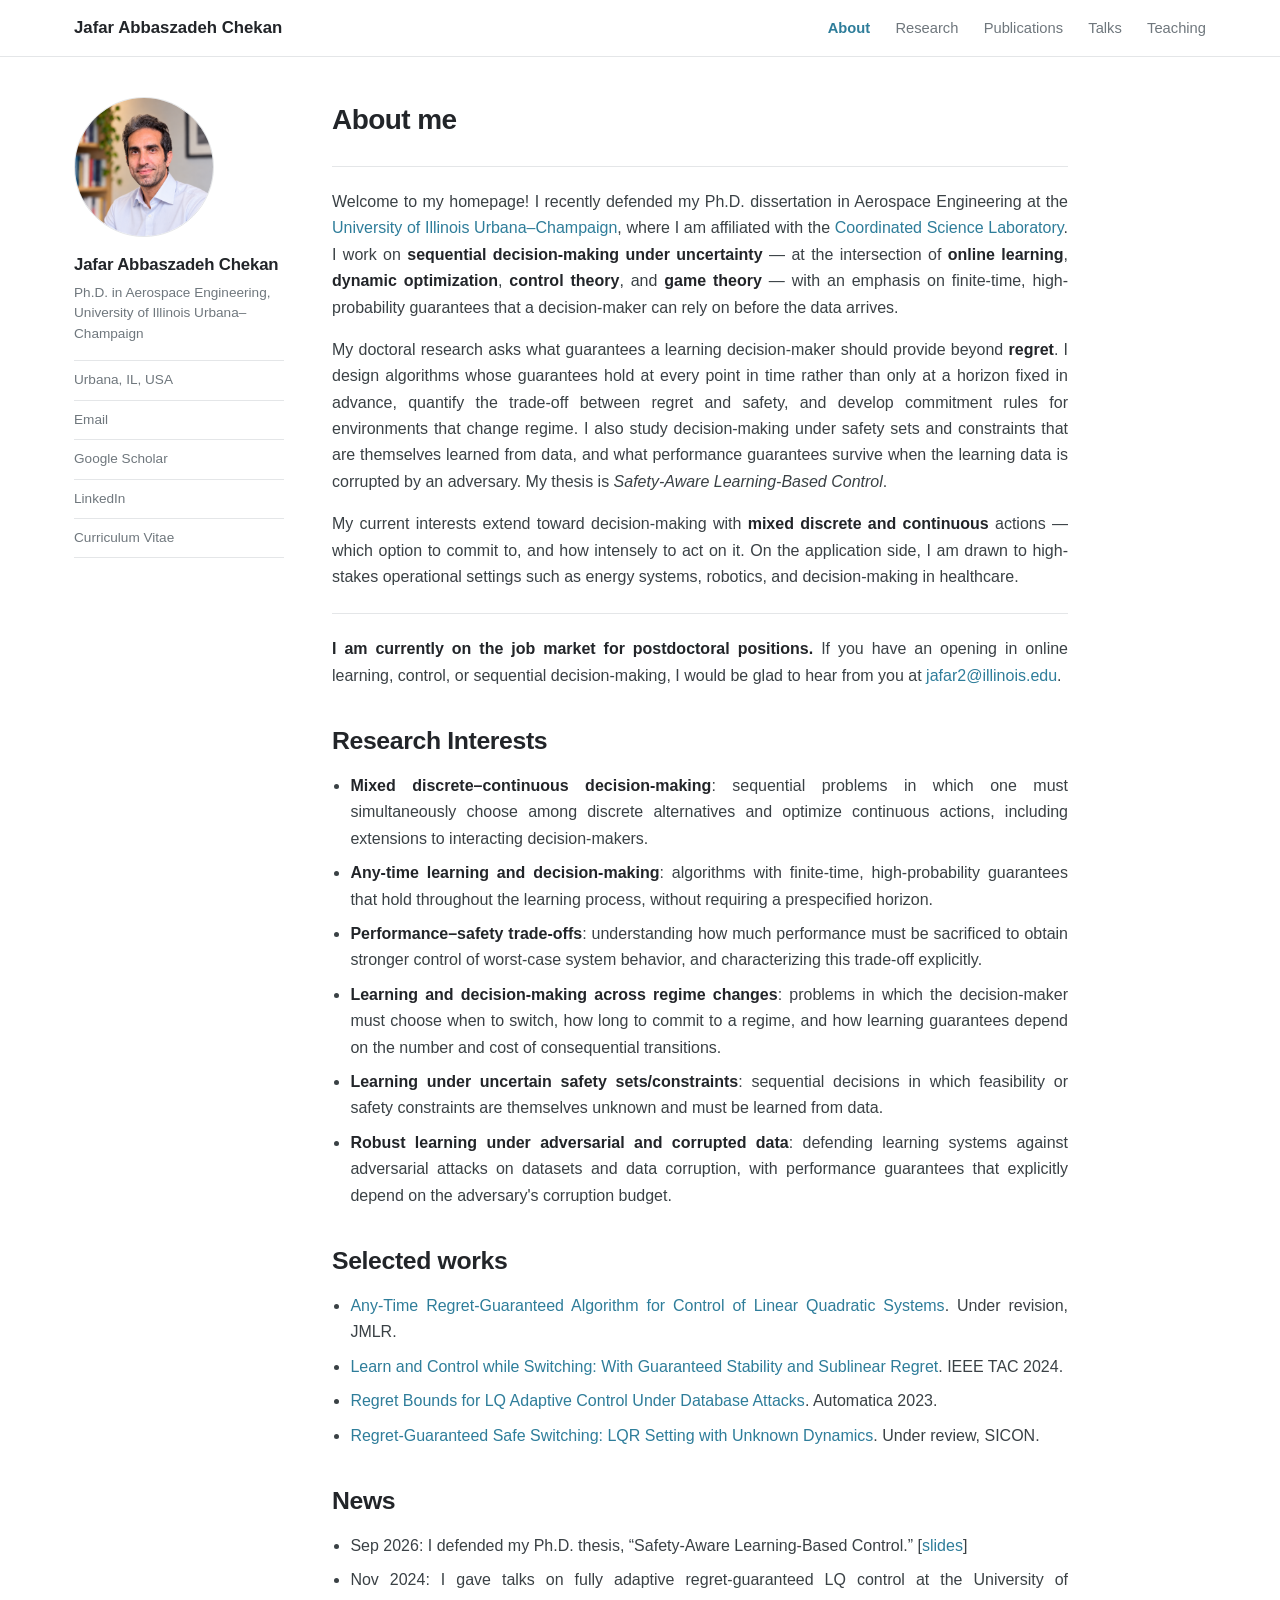
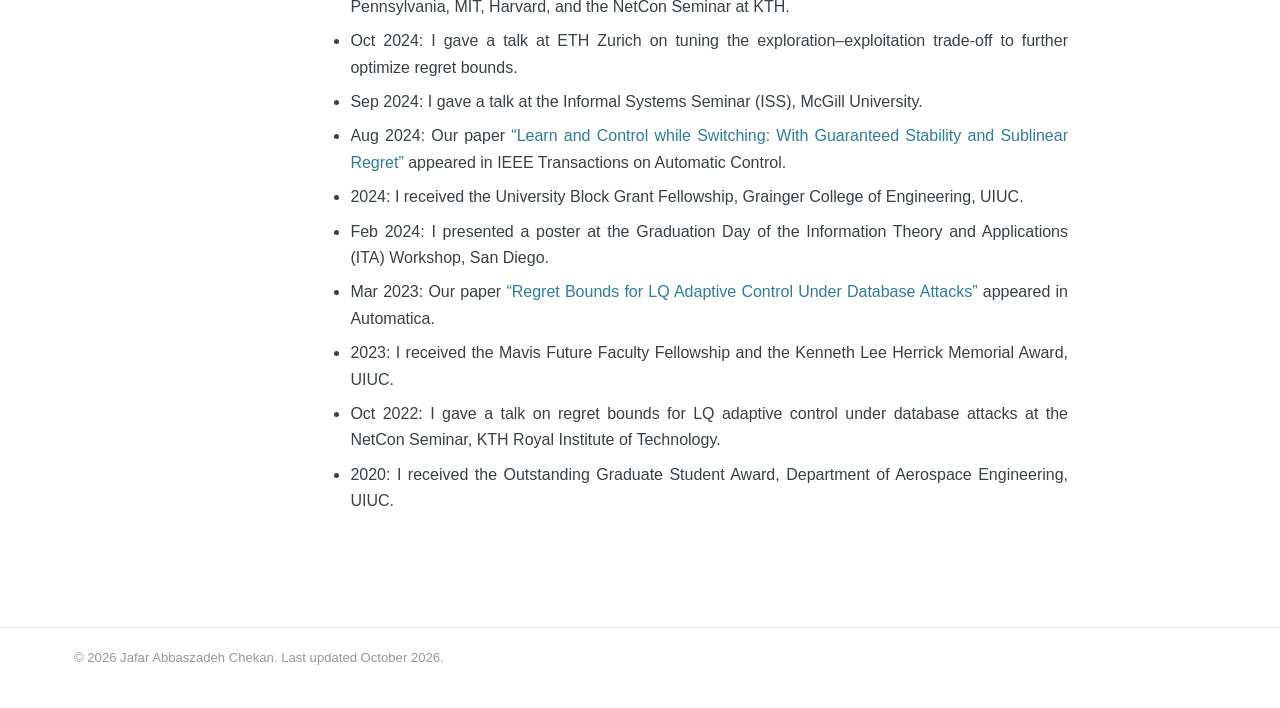
<file: index.html>
<!DOCTYPE html>
<html lang="en">
<head>
<meta charset="utf-8">
<meta name="viewport" content="width=device-width, initial-scale=1">
<title>About me - Jafar Abbaszadeh Chekan</title>
<meta name="description" content="Jafar Abbaszadeh Chekan - sequential decision-making under uncertainty: online learning, regret analysis, dynamic optimization and robustness, with finite-time performance guarantees.">
<link rel="stylesheet" href="assets/style.css">
<link rel="icon" href="data:image/svg+xml,<svg xmlns='http://www.w3.org/2000/svg' viewBox='0 0 100 100'><text y='.9em' font-size='90'>&#9211;</text></svg>">
</head>
<body>

<div class="masthead">
  <div class="masthead-inner">
    <a class="site-name" href="index.html">Jafar Abbaszadeh Chekan</a>
    <nav>
      <a href="index.html" class="active">About</a>
      <a href="research.html">Research</a>
      <a href="publications.html">Publications</a>
      <a href="talks.html">Talks</a>
      <a href="teaching.html">Teaching</a>
    </nav>
  </div>
</div>

<div class="page-wrap">

  <aside class="sidebar">
    <img class="avatar" src="assets/photo.png" onerror="this.style.display='none'" alt="Jafar Abbaszadeh Chekan">
    <h3>Jafar Abbaszadeh Chekan</h3>
    <p class="bio">Ph.D. in Aerospace Engineering, University of Illinois Urbana&ndash;Champaign</p>
    <ul>
      <li><span>Urbana, IL, USA</span></li>
      <li><a href="mailto:jafar2@illinois.edu">Email</a></li>
      <li><a href="https://scholar.google.com/citations?hl=en&amp;user=64oJ2a0AAAAJ&amp;view_op=list_works&amp;sortby=pubdate">Google Scholar</a></li>
      <li><a href="https://www.linkedin.com/in/jafar-abbaszadeh">LinkedIn</a></li>
      <li><a href="assets/cv.pdf">Curriculum Vitae</a></li>
    </ul>
  </aside>

  <article class="page">
    <h1>About me</h1>
    <hr>

    <p>
      Welcome to my homepage! I recently defended my Ph.D. dissertation in Aerospace
      Engineering at the
      <a href="https://illinois.edu">University of Illinois Urbana&ndash;Champaign</a>, where I
      am affiliated with the <a href="https://csl.illinois.edu/">Coordinated Science
      Laboratory</a>. I work on <b>sequential decision-making under uncertainty</b> &mdash; at
      the intersection of <b>online learning</b>, <b>dynamic optimization</b>, <b>control
      theory</b>, and <b>game theory</b> &mdash; with an emphasis on finite-time,
      high-probability guarantees that a decision-maker can rely on before the data arrives.
    </p>

    <p>
      My doctoral research asks what guarantees a learning decision-maker should provide
      beyond <b>regret</b>. I design algorithms whose guarantees hold at every point in time
      rather than only at a horizon fixed in advance, quantify the trade-off between regret
      and safety, and develop commitment rules for environments that change regime. I also
      study decision-making under safety sets and constraints that are themselves learned
      from data, and what performance guarantees survive when the learning data is corrupted
      by an adversary. My thesis is <i>Safety-Aware Learning-Based Control</i>.
    </p>

    <p>
      My current interests extend toward decision-making with <b>mixed discrete and
      continuous</b> actions &mdash; which option to commit to, and how intensely to act on it.
      On the application side, I am drawn to high-stakes operational settings such as energy
      systems, robotics, and decision-making in healthcare.
    </p>

    <hr>

    <p><b>I am currently on the job market for postdoctoral positions.</b>
       If you have an opening in online learning, control, or sequential decision-making,
       I would be glad to hear from you at
       <a href="mailto:jafar2@illinois.edu">jafar2@illinois.edu</a>.</p>

    <h2>Research Interests</h2>
    <ul>
      <li><b>Mixed discrete&ndash;continuous decision-making</b>: sequential problems in which
          one must simultaneously choose among discrete alternatives and optimize continuous
          actions, including extensions to interacting decision-makers.</li>
      <li><b>Any-time learning and decision-making</b>: algorithms with finite-time,
          high-probability guarantees that hold throughout the learning process, without
          requiring a prespecified horizon.</li>
      <li><b>Performance&ndash;safety trade-offs</b>: understanding how much performance must be
          sacrificed to obtain stronger control of worst-case system behavior, and
          characterizing this trade-off explicitly.</li>
      <li><b>Learning and decision-making across regime changes</b>: problems in which the
          decision-maker must choose when to switch, how long to commit to a regime, and how
          learning guarantees depend on the number and cost of consequential transitions.</li>
      <li><b>Learning under uncertain safety sets/constraints</b>: sequential decisions in which
          feasibility or safety constraints are themselves unknown and must be learned from
          data.</li>
      <li><b>Robust learning under adversarial and corrupted data</b>: defending learning
          systems against adversarial attacks on datasets and data corruption, with
          performance guarantees that explicitly depend on the adversary's corruption
          budget.</li>
    </ul>

    <h2>Selected works</h2>
    <ul>
      <li><a href="https://arxiv.org/abs/2406.07746">Any-Time Regret-Guaranteed Algorithm for
          Control of Linear Quadratic Systems</a>. Under revision, JMLR.</li>
      <li><a href="https://doi.org/10.1109/TAC.2024.3440348">Learn and Control while Switching:
          With Guaranteed Stability and Sublinear Regret</a>. IEEE TAC 2024.</li>
      <li><a href="https://doi.org/10.1016/j.automatica.2023.110876">Regret Bounds for LQ Adaptive
          Control Under Database Attacks</a>. Automatica 2023.</li>
      <li><a href="https://arxiv.org/abs/2606.22223">Regret-Guaranteed Safe Switching: LQR
          Setting with Unknown Dynamics</a>. Under review, SICON.</li>
    </ul>

    <h2>News</h2>
    <ul>
      <li>Sep 2026: I defended my Ph.D. thesis, &ldquo;Safety-Aware Learning-Based Control.&rdquo;
          [<a href="assets/defense-slides.pdf">slides</a>]</li>
      <li>Nov 2024: I gave talks on fully adaptive regret-guaranteed LQ control at the University
          of Pennsylvania, MIT, Harvard, and the NetCon Seminar at KTH.</li>
      <li>Oct 2024: I gave a talk at ETH Zurich on tuning the exploration&ndash;exploitation
          trade-off to further optimize regret bounds.</li>
      <li>Sep 2024: I gave a talk at the Informal Systems Seminar (ISS), McGill University.</li>
      <li>Aug 2024: Our paper
          <a href="https://doi.org/10.1109/TAC.2024.3440348">&ldquo;Learn and Control while
          Switching: With Guaranteed Stability and Sublinear Regret&rdquo;</a> appeared in
          IEEE Transactions on Automatic Control.</li>
      <li>2024: I received the University Block Grant Fellowship, Grainger College of Engineering,
          UIUC.</li>
      <li>Feb 2024: I presented a poster at the Graduation Day of the Information Theory and
          Applications (ITA) Workshop, San Diego.</li>
      <li>Mar 2023: Our paper
          <a href="https://doi.org/10.1016/j.automatica.2023.110876">&ldquo;Regret Bounds for LQ
          Adaptive Control Under Database Attacks&rdquo;</a> appeared in Automatica.</li>
      <li>2023: I received the Mavis Future Faculty Fellowship and the Kenneth Lee Herrick
          Memorial Award, UIUC.</li>
      <li>Oct 2022: I gave a talk on regret bounds for LQ adaptive control under database
          attacks at the NetCon Seminar, KTH Royal Institute of Technology.</li>
      <li>2020: I received the Outstanding Graduate Student Award, Department of Aerospace
          Engineering, UIUC.</li>
    </ul>
  </article>

</div>

<div class="site-footer">
  <div>&copy; 2026 Jafar Abbaszadeh Chekan. Last updated October 2026.</div>
</div>

</body>
</html>
</file>
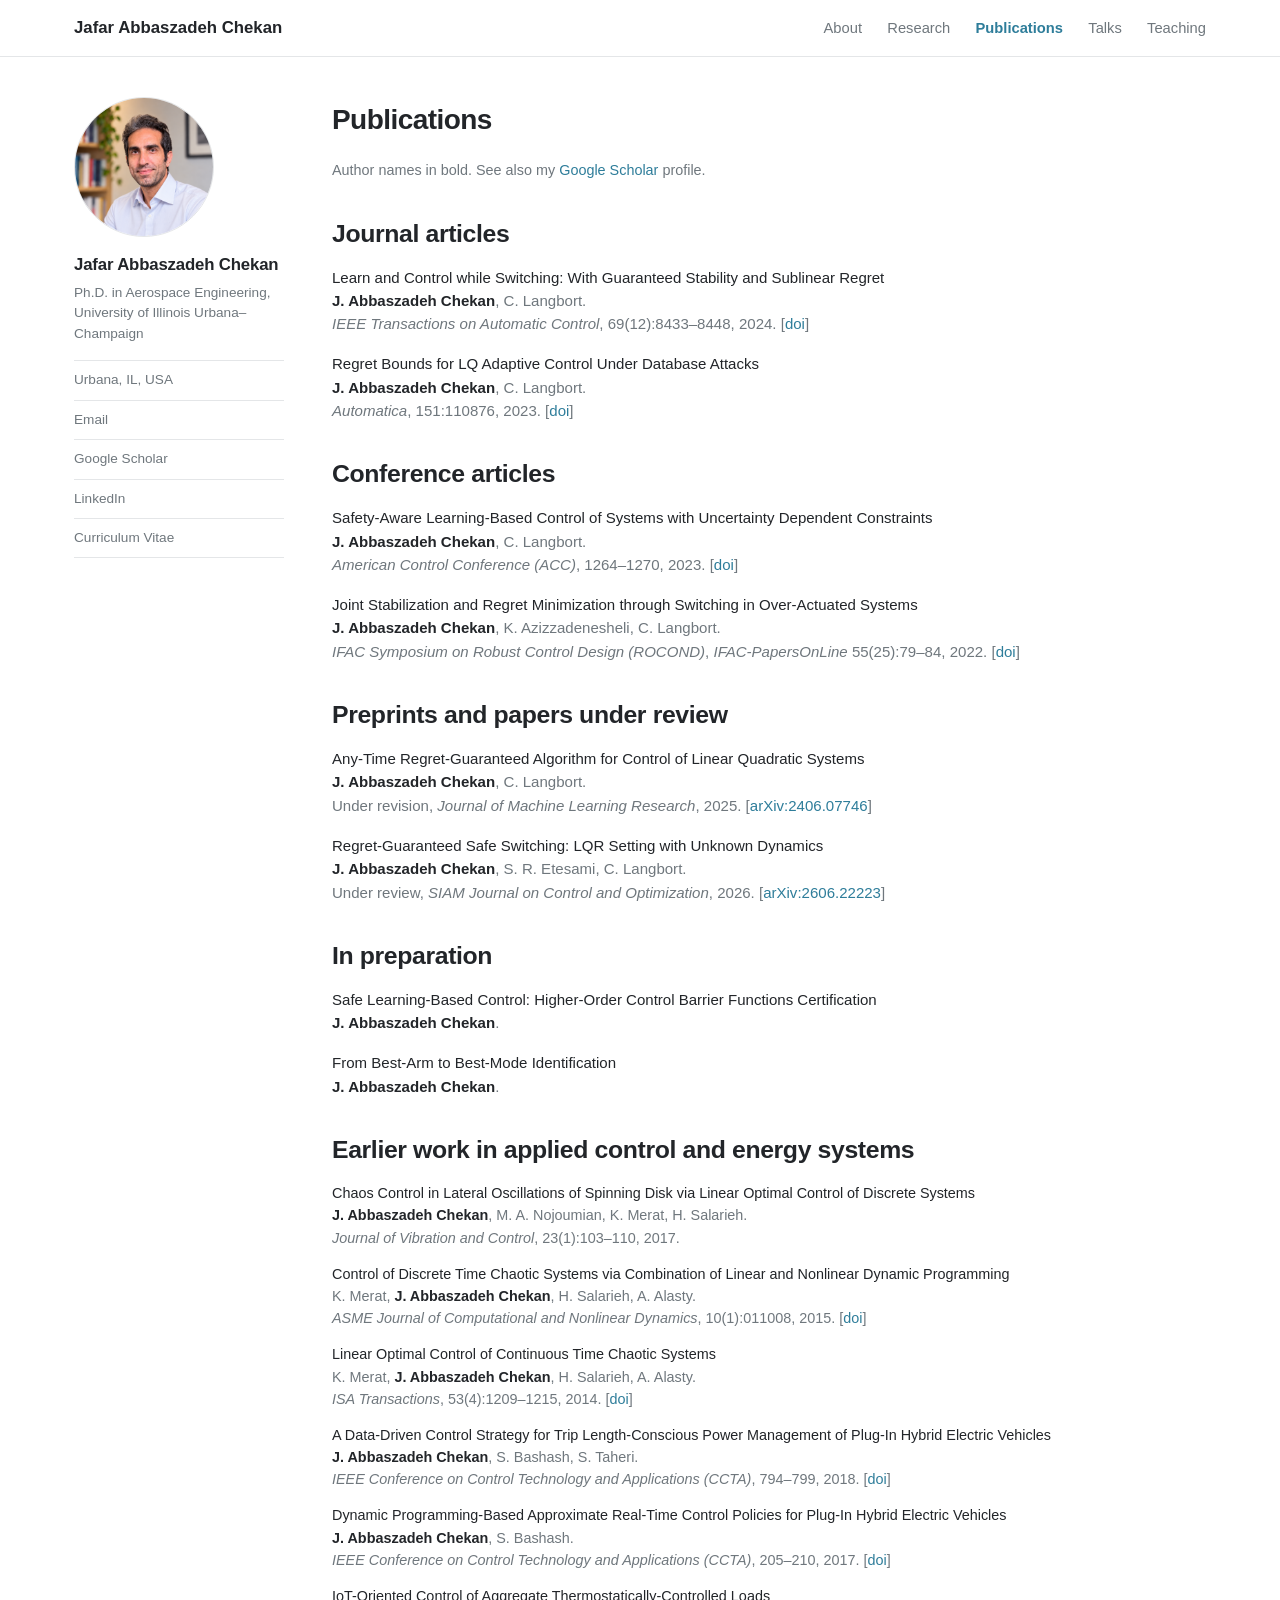
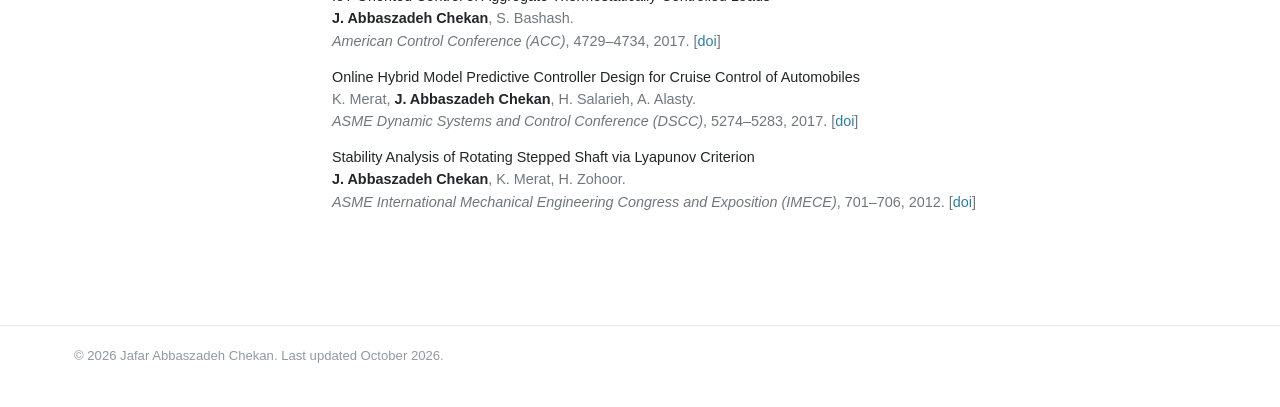
<file: publications.html>
<!DOCTYPE html>
<html lang="en">
<head>
<meta charset="utf-8">
<meta name="viewport" content="width=device-width, initial-scale=1">
<title>Publications - Jafar Abbaszadeh Chekan</title>
<meta name="description" content="Jafar Abbaszadeh Chekan - sequential decision-making under uncertainty: online learning, regret analysis, dynamic optimization and robustness, with finite-time performance guarantees.">
<link rel="stylesheet" href="assets/style.css">
<link rel="icon" href="data:image/svg+xml,<svg xmlns='http://www.w3.org/2000/svg' viewBox='0 0 100 100'><text y='.9em' font-size='90'>&#9211;</text></svg>">
</head>
<body>

<div class="masthead">
  <div class="masthead-inner">
    <a class="site-name" href="index.html">Jafar Abbaszadeh Chekan</a>
    <nav>
      <a href="index.html">About</a>
      <a href="research.html">Research</a>
      <a href="publications.html" class="active">Publications</a>
      <a href="talks.html">Talks</a>
      <a href="teaching.html">Teaching</a>
    </nav>
  </div>
</div>

<div class="page-wrap">

  <aside class="sidebar">
    <img class="avatar" src="assets/photo.png" onerror="this.style.display='none'" alt="Jafar Abbaszadeh Chekan">
    <h3>Jafar Abbaszadeh Chekan</h3>
    <p class="bio">Ph.D. in Aerospace Engineering, University of Illinois Urbana&ndash;Champaign</p>
    <ul>
      <li><span>Urbana, IL, USA</span></li>
      <li><a href="mailto:jafar2@illinois.edu">Email</a></li>
      <li><a href="https://scholar.google.com/citations?hl=en&amp;user=64oJ2a0AAAAJ&amp;view_op=list_works&amp;sortby=pubdate">Google Scholar</a></li>
      <li><a href="https://www.linkedin.com/in/jafar-abbaszadeh">LinkedIn</a></li>
      <li><a href="assets/cv.pdf">Curriculum Vitae</a></li>
    </ul>
  </aside>

  <article class="page">
    <h1>Publications</h1>

    <p class="note">
      Author names in bold.
      See also my <a href="https://scholar.google.com/citations?hl=en&amp;user=64oJ2a0AAAAJ&amp;view_op=list_works&amp;sortby=pubdate">Google Scholar</a> profile.
    </p>

    <h2>Journal articles</h2>
    <ul class="pubs">
      <li>
        <span class="t">Learn and Control while Switching: With Guaranteed Stability and Sublinear Regret</span>
        <b>J. Abbaszadeh Chekan</b>, C. Langbort.<br>
        <i>IEEE Transactions on Automatic Control</i>, 69(12):8433&ndash;8448, 2024.
        [<a href="https://doi.org/10.1109/TAC.2024.3440348">doi</a>]
      </li>
      <li>
        <span class="t">Regret Bounds for LQ Adaptive Control Under Database Attacks</span>
        <b>J. Abbaszadeh Chekan</b>, C. Langbort.<br>
        <i>Automatica</i>, 151:110876, 2023.
        [<a href="https://doi.org/10.1016/j.automatica.2023.110876">doi</a>]
      </li>
    </ul>

    <h2>Conference articles</h2>
    <ul class="pubs">
      <li>
        <span class="t">Safety-Aware Learning-Based Control of Systems with Uncertainty Dependent Constraints</span>
        <b>J. Abbaszadeh Chekan</b>, C. Langbort.<br>
        <i>American Control Conference (ACC)</i>, 1264&ndash;1270, 2023.
        [<a href="https://doi.org/10.23919/ACC55779.2023.10156490">doi</a>]
      </li>
      <li>
        <span class="t">Joint Stabilization and Regret Minimization through Switching in Over-Actuated Systems</span>
        <b>J. Abbaszadeh Chekan</b>, K. Azizzadenesheli, C. Langbort.<br>
        <i>IFAC Symposium on Robust Control Design (ROCOND)</i>, <i>IFAC-PapersOnLine</i>
        55(25):79&ndash;84, 2022.
        [<a href="https://doi.org/10.1016/j.ifacol.2022.09.327">doi</a>]
      </li>
    </ul>

    <h2>Preprints and papers under review</h2>
    <ul class="pubs">
      <li>
        <span class="t">Any-Time Regret-Guaranteed Algorithm for Control of Linear Quadratic Systems</span>
        <b>J. Abbaszadeh Chekan</b>, C. Langbort.<br>
        Under revision, <i>Journal of Machine Learning Research</i>, 2025.
        [<a href="https://arxiv.org/abs/2406.07746">arXiv:2406.07746</a>]
      </li>
      <li>
        <span class="t">Regret-Guaranteed Safe Switching: LQR Setting with Unknown Dynamics</span>
        <b>J. Abbaszadeh Chekan</b>, S. R. Etesami, C. Langbort.<br>
        Under review, <i>SIAM Journal on Control and Optimization</i>, 2026.
        [<a href="https://arxiv.org/abs/2606.22223">arXiv:2606.22223</a>]
      </li>
    </ul>

    <h2>In preparation</h2>
    <ul class="pubs">
      <li>
        <span class="t">Safe Learning-Based Control: Higher-Order Control Barrier Functions Certification</span>
        <b>J. Abbaszadeh Chekan</b>.
      </li>
      <li>
        <span class="t">From Best-Arm to Best-Mode Identification</span>
        <b>J. Abbaszadeh Chekan</b>.
      </li>
    </ul>

    <h2>Earlier work in applied control and energy systems</h2>
    <ul class="pubs compact">
      <li>
        <span class="t">Chaos Control in Lateral Oscillations of Spinning Disk via Linear Optimal Control of Discrete Systems</span>
        <b>J. Abbaszadeh Chekan</b>, M. A. Nojoumian, K. Merat, H. Salarieh.<br>
        <i>Journal of Vibration and Control</i>, 23(1):103&ndash;110, 2017.
      </li>
      <li>
        <span class="t">Control of Discrete Time Chaotic Systems via Combination of Linear and Nonlinear Dynamic Programming</span>
        K. Merat, <b>J. Abbaszadeh Chekan</b>, H. Salarieh, A. Alasty.<br>
        <i>ASME Journal of Computational and Nonlinear Dynamics</i>, 10(1):011008, 2015.
        [<a href="https://doi.org/10.1115/1.4027716">doi</a>]
      </li>
      <li>
        <span class="t">Linear Optimal Control of Continuous Time Chaotic Systems</span>
        K. Merat, <b>J. Abbaszadeh Chekan</b>, H. Salarieh, A. Alasty.<br>
        <i>ISA Transactions</i>, 53(4):1209&ndash;1215, 2014.
        [<a href="https://doi.org/10.1016/j.isatra.2014.01.003">doi</a>]
      </li>
      <li>
        <span class="t">A Data-Driven Control Strategy for Trip Length-Conscious Power Management of Plug-In Hybrid Electric Vehicles</span>
        <b>J. Abbaszadeh Chekan</b>, S. Bashash, S. Taheri.<br>
        <i>IEEE Conference on Control Technology and Applications (CCTA)</i>, 794&ndash;799, 2018.
        [<a href="https://doi.org/10.1109/CCTA.2018.8511466">doi</a>]
      </li>
      <li>
        <span class="t">Dynamic Programming-Based Approximate Real-Time Control Policies for Plug-In Hybrid Electric Vehicles</span>
        <b>J. Abbaszadeh Chekan</b>, S. Bashash.<br>
        <i>IEEE Conference on Control Technology and Applications (CCTA)</i>, 205&ndash;210, 2017.
        [<a href="https://doi.org/10.1109/CCTA.2017.8062464">doi</a>]
      </li>
      <li>
        <span class="t">IoT-Oriented Control of Aggregate Thermostatically-Controlled Loads</span>
        <b>J. Abbaszadeh Chekan</b>, S. Bashash.<br>
        <i>American Control Conference (ACC)</i>, 4729&ndash;4734, 2017.
        [<a href="https://doi.org/10.23919/ACC.2017.7963686">doi</a>]
      </li>
      <li>
        <span class="t">Online Hybrid Model Predictive Controller Design for Cruise Control of Automobiles</span>
        K. Merat, <b>J. Abbaszadeh Chekan</b>, H. Salarieh, A. Alasty.<br>
        <i>ASME Dynamic Systems and Control Conference (DSCC)</i>, 5274&ndash;5283, 2017.
        [<a href="https://doi.org/10.1115/DSCC2017-5274">doi</a>]
      </li>
      <li>
        <span class="t">Stability Analysis of Rotating Stepped Shaft via Lyapunov Criterion</span>
        <b>J. Abbaszadeh Chekan</b>, K. Merat, H. Zohoor.<br>
        <i>ASME International Mechanical Engineering Congress and Exposition (IMECE)</i>, 701&ndash;706, 2012.
        [<a href="https://doi.org/10.1115/IMECE2012-89565">doi</a>]
      </li>
    </ul>

  </article>

</div>

<div class="site-footer">
  <div>&copy; 2026 Jafar Abbaszadeh Chekan. Last updated October 2026.</div>
</div>

</body>
</html>
</file>
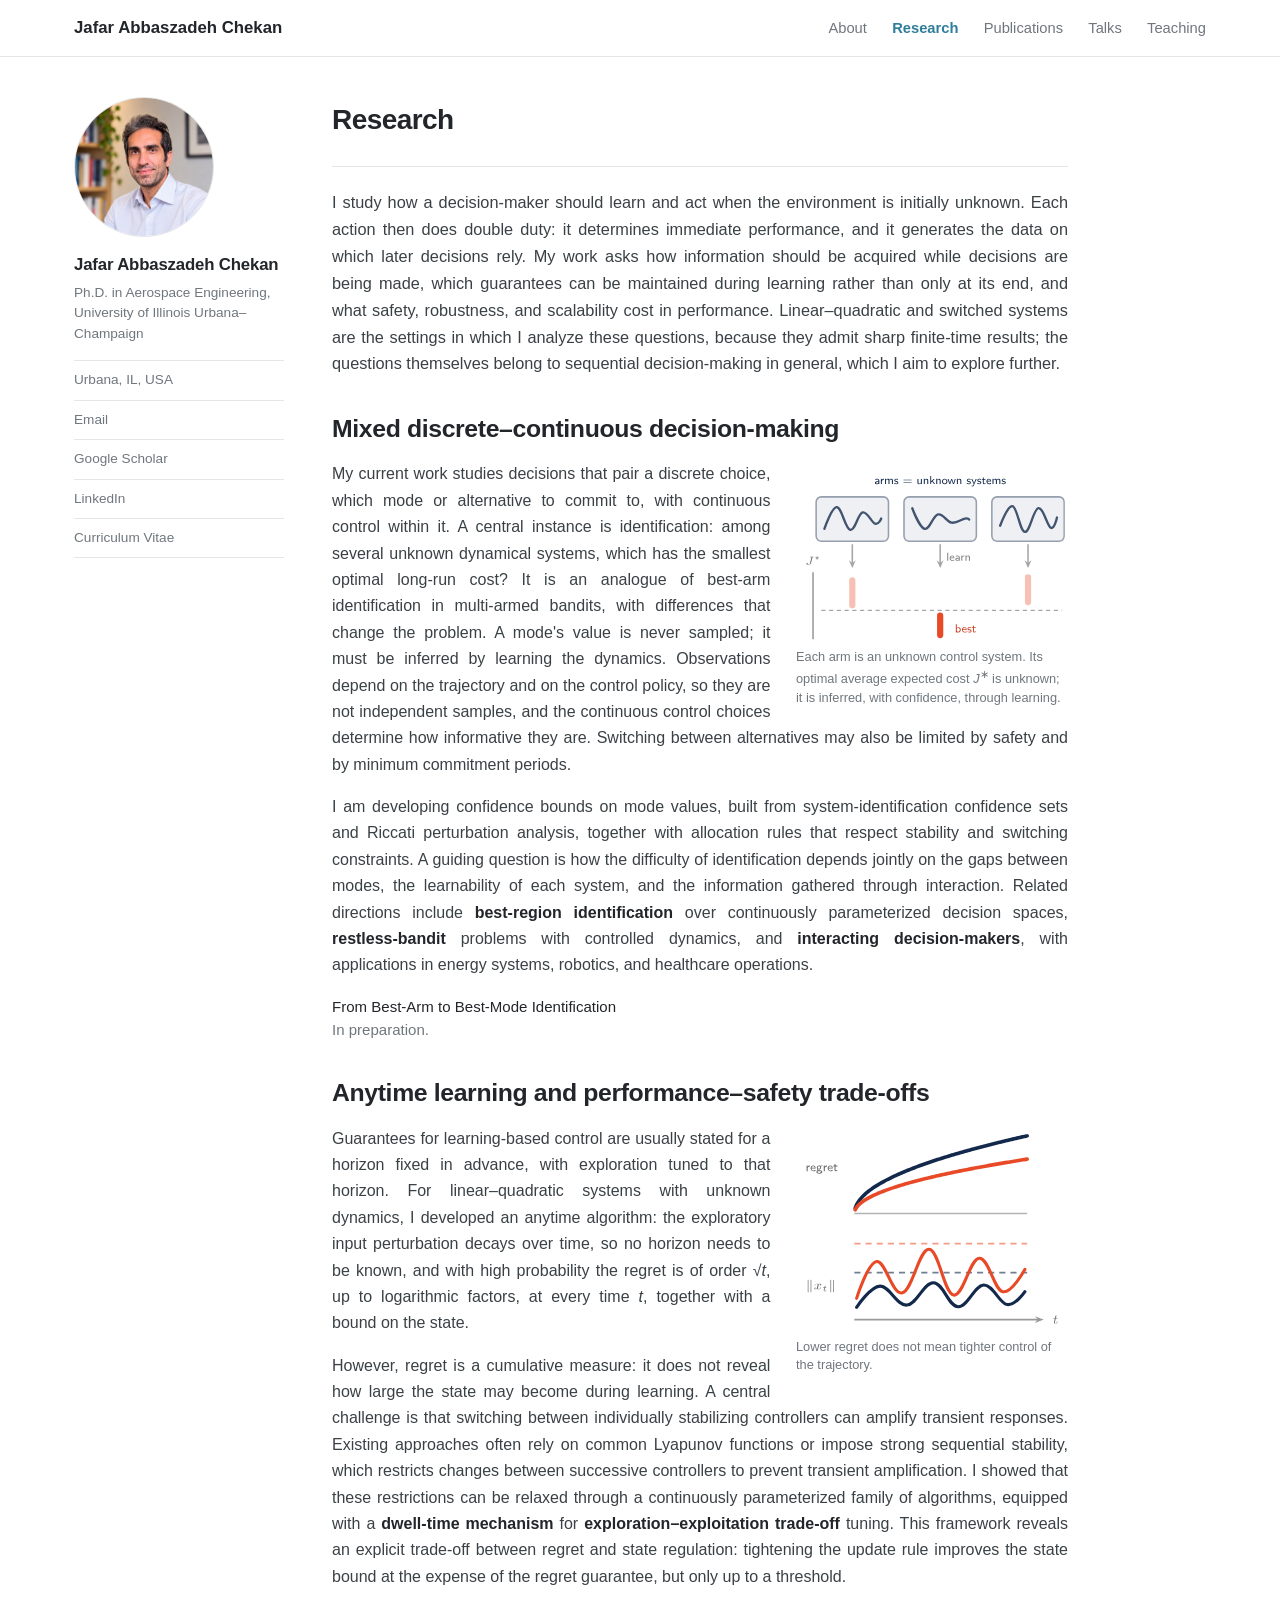
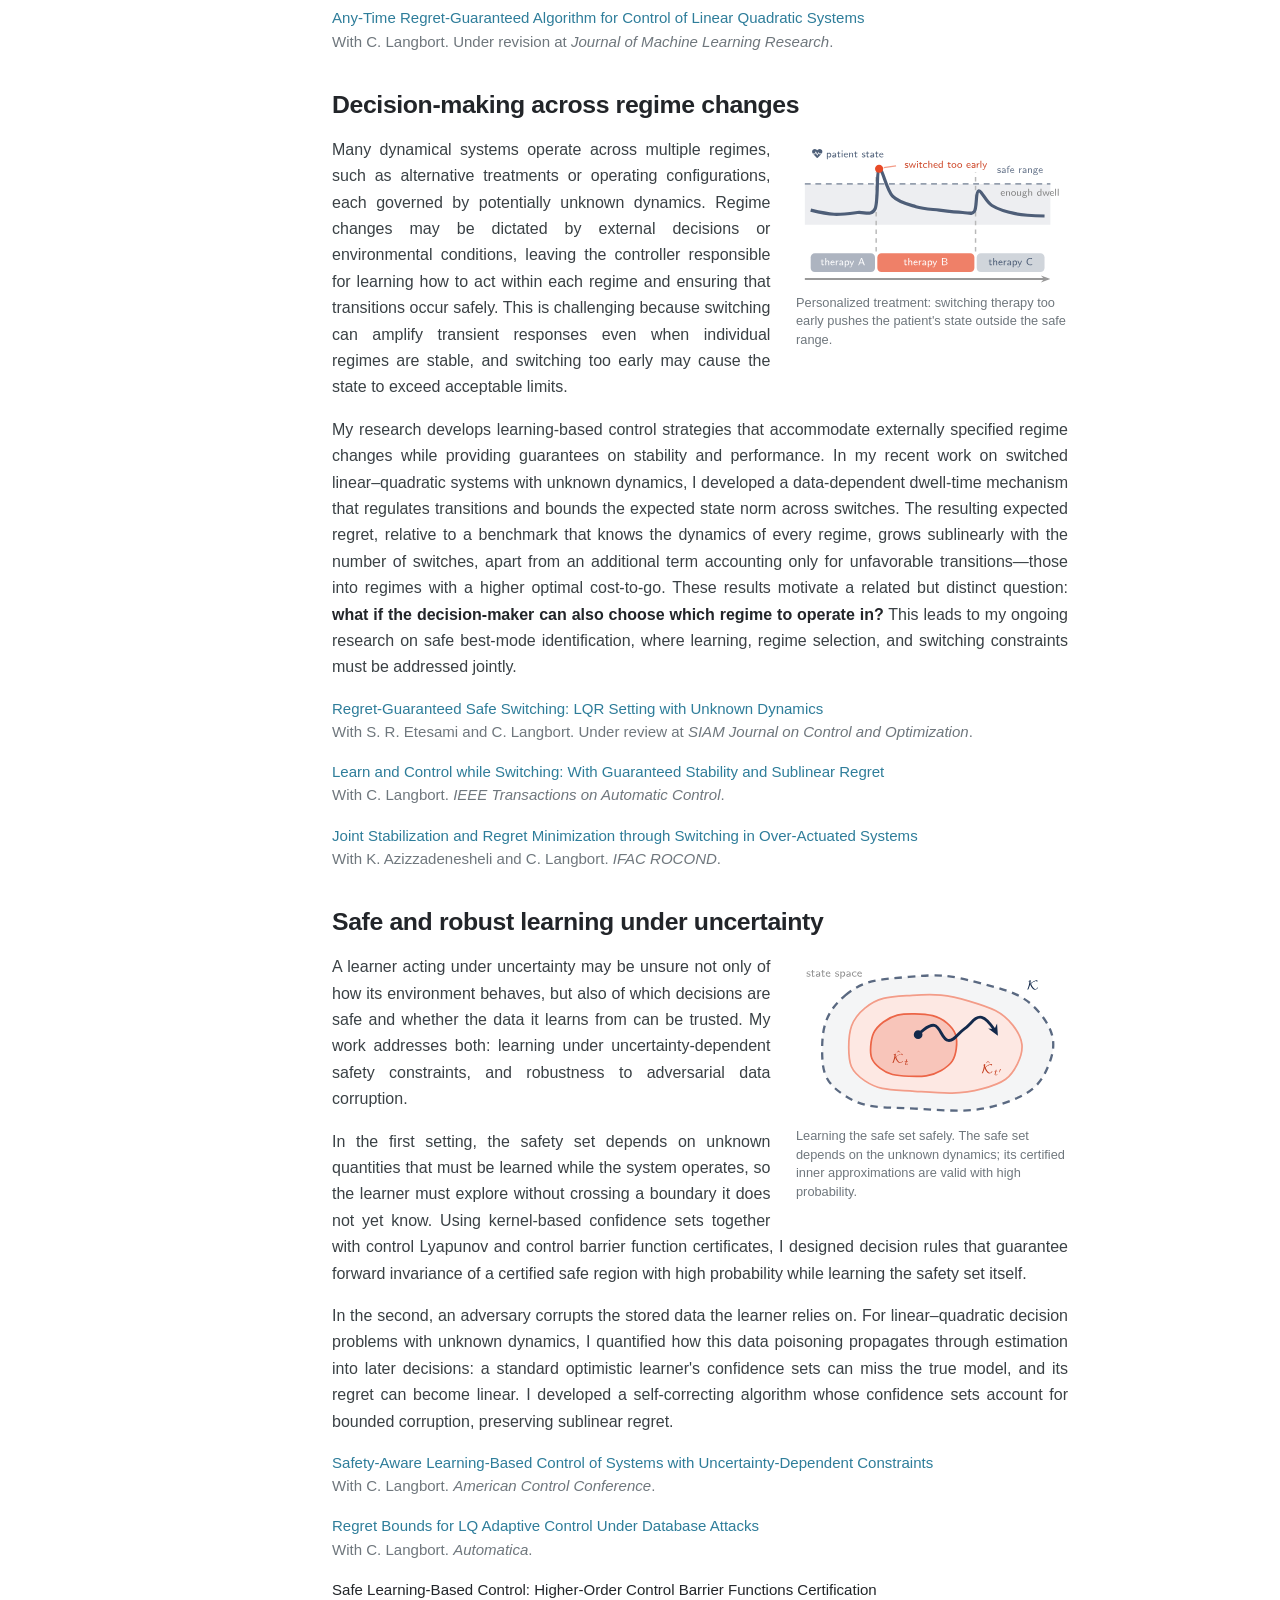
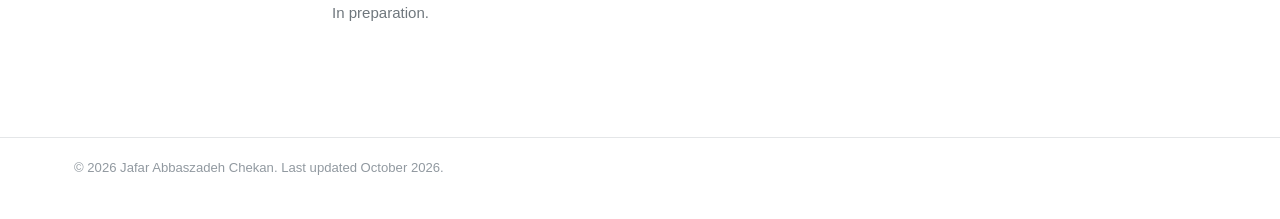
<file: research.html>
<!DOCTYPE html>
<html lang="en">
<head>
<meta charset="utf-8">
<meta name="viewport" content="width=device-width, initial-scale=1">
<title>Research - Jafar Abbaszadeh Chekan</title>
<meta name="description" content="Jafar Abbaszadeh Chekan - sequential decision-making under uncertainty: online learning, bandit theory, reinforcement learning, optimization and control, with finite-time guarantees.">
<link rel="stylesheet" href="assets/style.css">
<link rel="icon" href="data:image/svg+xml,<svg xmlns='http://www.w3.org/2000/svg' viewBox='0 0 100 100'><text y='.9em' font-size='90'>&#9211;</text></svg>">
</head>
<body>

<div class="masthead">
  <div class="masthead-inner">
    <a class="site-name" href="index.html">Jafar Abbaszadeh Chekan</a>
    <nav>
      <a href="index.html">About</a>
      <a href="research.html" class="active">Research</a>
      <a href="publications.html">Publications</a>
      <a href="talks.html">Talks</a>
      <a href="teaching.html">Teaching</a>
    </nav>
  </div>
</div>

<div class="page-wrap">

  <aside class="sidebar">
    <img class="avatar" src="assets/photo.png" onerror="this.style.display='none'" alt="Jafar Abbaszadeh Chekan">
    <h3>Jafar Abbaszadeh Chekan</h3>
    <p class="bio">Ph.D. in Aerospace Engineering, University of Illinois Urbana&ndash;Champaign</p>
    <ul>
      <li><span>Urbana, IL, USA</span></li>
      <li><a href="mailto:jafar2@illinois.edu">Email</a></li>
      <li><a href="https://scholar.google.com/citations?hl=en&amp;user=64oJ2a0AAAAJ&amp;view_op=list_works&amp;sortby=pubdate">Google Scholar</a></li>
      <li><a href="https://www.linkedin.com/in/jafar-abbaszadeh">LinkedIn</a></li>
      <li><a href="assets/cv.pdf">Curriculum Vitae</a></li>
    </ul>
  </aside>

  <article class="page">
    <h1>Research</h1>
    <hr>

    <p class="lead">
      I study how a decision-maker should learn and act when the environment is initially
      unknown. Each action then does double duty: it determines immediate performance, and it
      generates the data on which later decisions rely. My work asks how information should
      be acquired while decisions are being made, which guarantees can be maintained during
      learning rather than only at its end, and what safety, robustness, and scalability cost
      in performance. Linear&ndash;quadratic and switched systems are the settings in which I
      analyze these questions, because they admit sharp finite-time results; the questions
      themselves belong to sequential decision-making in general, which I aim to explore
      further.
    </p>

    <h2>Mixed discrete&ndash;continuous decision-making</h2>
    <figure class="figure side">
      <img src="assets/fig-best-mode.svg" width="146" height="93"
           alt="Three arms, each an unknown system shown by a sketch of its trajectory. Arrows labelled 'learn' lead from each arm to a confidence interval on its optimal cost J*. The middle system, whose trajectory settles fastest, has the lowest interval, below a dashed line that the other two lie above, and is marked best.">
      <figcaption>Each arm is an unknown control system. Its optimal average expected cost
        <i>J</i><sup>&lowast;</sup> is unknown; it is inferred, with confidence, through
        learning.</figcaption>
    </figure>
    <p>
      My current work studies decisions that pair a discrete choice, which mode or alternative
      to commit to, with continuous control within it. A central instance is identification:
      among several unknown dynamical systems, which has the smallest optimal long-run cost? It
      is an analogue of best-arm identification in multi-armed bandits, with differences that
      change the problem. A mode's value is never sampled; it must be inferred by learning the
      dynamics. Observations depend on the trajectory and on the control policy, so they are not
      independent samples, and the continuous control choices determine how informative they
      are. Switching between alternatives may also be limited by safety and by minimum
      commitment periods.
    </p>
    <p>
      I am developing confidence bounds on mode values, built from system-identification
      confidence sets and Riccati perturbation analysis, together with allocation rules that
      respect stability and switching constraints. A guiding question is how the difficulty of
      identification depends jointly on the gaps between modes, the learnability of each
      system, and the information gathered through interaction. Related directions include
      <b>best-region identification</b> over continuously parameterized decision spaces,
      <b>restless-bandit</b> problems with controlled dynamics, and <b>interacting
      decision-makers</b>, with
      applications in energy systems, robotics, and healthcare operations.
    </p>
    <ul class="pubs">
      <li>
        <span class="t">From Best-Arm to Best-Mode Identification</span>
        In preparation.
      </li>
    </ul>

    <h2>Anytime learning and performance&ndash;safety trade-offs</h2>
    <figure class="figure side">
      <img src="assets/fig-anytime.svg" width="135" height="100"
           alt="Two runs, one color each. Top: both regret curves grow like the square root of t, with the navy curve above the orange one. Bottom: the orange run's state norm swings widely under a high dashed cap, while the navy run's state norm stays low under a lower cap. The time axis has no end marked.">
      <figcaption>Lower regret does not mean tighter control of the trajectory.</figcaption>
    </figure>
    <p>
      Guarantees for learning-based control are usually stated for a horizon fixed in
      advance, with exploration tuned to that horizon. For linear&ndash;quadratic systems with
      unknown dynamics, I developed an anytime algorithm: the exploratory input perturbation
      decays over time, so no horizon needs to be known, and with high probability the regret
      is of order &radic;<i>t</i>, up to logarithmic factors, at every time <i>t</i>, together
      with a bound on the state.
    </p>
    <p>
      However, regret is a cumulative measure: it does not reveal how large the state may
      become during learning. A central challenge is that switching between individually
      stabilizing controllers can amplify transient responses. Existing approaches often rely
      on common Lyapunov functions or impose strong sequential stability, which restricts
      changes between successive controllers to prevent transient amplification. I showed that
      these restrictions can be relaxed through a continuously parameterized family of
      algorithms, equipped with a <b>dwell-time mechanism</b> for
      <b>exploration&ndash;exploitation trade-off</b> tuning. This
      framework reveals an explicit trade-off between regret and state regulation: tightening
      the update rule improves the state bound at the expense of the regret guarantee, but only
      up to a threshold.
    </p>
    <ul class="pubs">
      <li>
        <span class="t"><a href="https://arxiv.org/abs/2406.07746">Any-Time Regret-Guaranteed
        Algorithm for Control of Linear Quadratic Systems</a></span>
        With C. Langbort. Under revision at <i>Journal of Machine Learning Research</i>.
      </li>
    </ul>

    <h2>Decision-making across regime changes</h2>
    <figure class="figure side">
      <img src="assets/fig-regime-treatment.svg" width="129" height="68"
           alt="A patient's state over time under therapies A, B and C. The switch from A to B comes too early and the state spikes above the safe range; the switch from B to C follows a long enough dwell and the state stays inside it.">
      <figcaption>Personalized treatment: switching therapy too early pushes the patient's
        state outside the safe range.</figcaption>
    </figure>
    <p>
      Many dynamical systems operate across multiple regimes, such as alternative treatments or
      operating configurations, each governed by potentially unknown dynamics. Regime changes
      may be dictated by external decisions or environmental conditions, leaving the
      controller responsible for learning how to act within each regime and ensuring that
      transitions occur safely. This is challenging because switching can amplify transient
      responses even when individual regimes are stable, and switching too early may cause the
      state to exceed acceptable limits.
    </p>
    <p>
      My research develops learning-based control strategies that accommodate externally
      specified regime changes while providing guarantees on stability and performance. In my
      recent work on switched linear&ndash;quadratic systems with unknown dynamics, I developed
      a data-dependent dwell-time mechanism that regulates transitions and bounds the expected
      state norm across switches. The resulting expected regret, relative to a benchmark that
      knows the dynamics of every regime, grows sublinearly with the number of switches, apart
      from an additional term accounting only for unfavorable transitions&mdash;those into
      regimes with a higher optimal cost-to-go. These results motivate a related but distinct
      question: <b>what if the decision-maker can also choose which regime to operate in?</b> This
      leads to my ongoing research on safe best-mode identification, where learning, regime
      selection, and switching constraints must be addressed jointly.
    </p>
    <ul class="pubs">
      <li>
        <span class="t"><a href="https://arxiv.org/abs/2606.22223">Regret-Guaranteed Safe
        Switching: LQR Setting with Unknown Dynamics</a></span>
        With S. R. Etesami and C. Langbort. Under review at <i>SIAM Journal on Control and
        Optimization</i>.
      </li>
      <li>
        <span class="t"><a href="https://doi.org/10.1109/TAC.2024.3440348">Learn and Control
        while Switching: With Guaranteed Stability and Sublinear Regret</a></span>
        With C. Langbort. <i>IEEE Transactions on Automatic Control</i>.
      </li>
      <li>
        <span class="t"><a href="https://doi.org/10.1016/j.ifacol.2022.09.327">Joint
        Stabilization and Regret Minimization through Switching in Over-Actuated
        Systems</a></span>
        With K. Azizzadenesheli and C. Langbort. <i>IFAC ROCOND</i>.
      </li>
    </ul>

    <h2>Safe and robust learning under uncertainty</h2>
    <figure class="figure side">
      <img src="assets/fig-safe-set.svg" width="130" height="77"
           alt="State space. A dashed region K, the unknown safe set, contains two nested shaded regions, the certified sets K-hat at times t and t-prime, the later one larger. A trajectory starts in the smaller certified set and moves into the larger one without leaving it.">
      <figcaption>Learning the safe set safely. The safe set depends on the unknown
        dynamics; its certified inner approximations are valid with high
        probability.</figcaption>
    </figure>
    <p>
      A learner acting under uncertainty may be unsure not only of how its environment
      behaves, but also of which decisions are safe and whether the data it learns from can be
      trusted. My work addresses both: learning under uncertainty-dependent safety
      constraints, and robustness to adversarial data corruption.
    </p>
    <p>
      In the first setting, the safety set depends on unknown quantities that must
      be learned while the system operates, so the learner must explore without crossing a
      boundary it does not yet know. Using kernel-based confidence sets together with control
      Lyapunov and control barrier function certificates, I designed decision rules that
      guarantee forward invariance of a certified safe region with high probability while
      learning the safety set itself.
    </p>
    <p>
      In the second, an adversary corrupts the stored data the learner relies on. For
      linear&ndash;quadratic decision problems with unknown dynamics, I quantified how this
      data poisoning propagates through estimation into later decisions: a standard optimistic
      learner's confidence sets can miss the true model, and its regret can become linear. I
      developed a self-correcting algorithm whose confidence sets account for bounded
      corruption, preserving sublinear regret.
    </p>
    <ul class="pubs">
      <li>
        <span class="t"><a href="https://doi.org/10.23919/ACC55779.2023.10156490">Safety-Aware
        Learning-Based Control of Systems with Uncertainty-Dependent Constraints</a></span>
        With C. Langbort. <i>American Control Conference</i>.
      </li>
      <li>
        <span class="t"><a href="https://doi.org/10.1016/j.automatica.2023.110876">Regret Bounds
        for LQ Adaptive Control Under Database Attacks</a></span>
        With C. Langbort. <i>Automatica</i>.
      </li>
      <li>
        <span class="t">Safe Learning-Based Control: Higher-Order Control Barrier Functions
        Certification</span>
        In preparation.
      </li>
    </ul>

  </article>

</div>

<div class="site-footer">
  <div>&copy; 2026 Jafar Abbaszadeh Chekan. Last updated October 2026.</div>
</div>

</body>
</html>
</file>
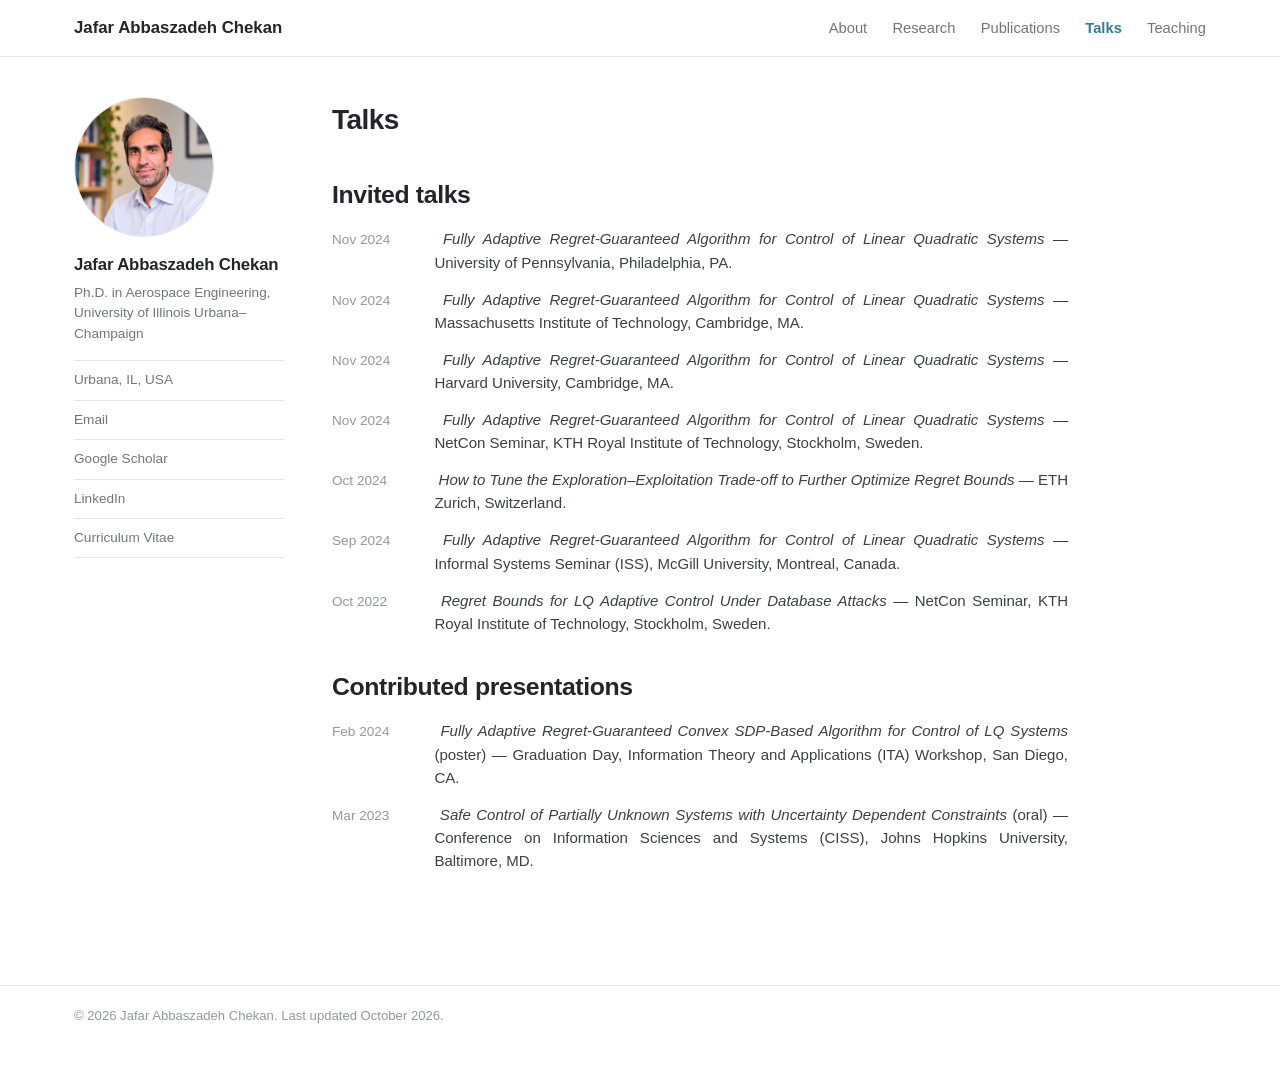
<file: talks.html>
<!DOCTYPE html>
<html lang="en">
<head>
<meta charset="utf-8">
<meta name="viewport" content="width=device-width, initial-scale=1">
<title>Talks - Jafar Abbaszadeh Chekan</title>
<meta name="description" content="Jafar Abbaszadeh Chekan - sequential decision-making under uncertainty: online learning, regret analysis, dynamic optimization and robustness, with finite-time performance guarantees.">
<link rel="stylesheet" href="assets/style.css">
<link rel="icon" href="data:image/svg+xml,<svg xmlns='http://www.w3.org/2000/svg' viewBox='0 0 100 100'><text y='.9em' font-size='90'>&#9211;</text></svg>">
</head>
<body>

<div class="masthead">
  <div class="masthead-inner">
    <a class="site-name" href="index.html">Jafar Abbaszadeh Chekan</a>
    <nav>
      <a href="index.html">About</a>
      <a href="research.html">Research</a>
      <a href="publications.html">Publications</a>
      <a href="talks.html" class="active">Talks</a>
      <a href="teaching.html">Teaching</a>
    </nav>
  </div>
</div>

<div class="page-wrap">

  <aside class="sidebar">
    <img class="avatar" src="assets/photo.png" onerror="this.style.display='none'" alt="Jafar Abbaszadeh Chekan">
    <h3>Jafar Abbaszadeh Chekan</h3>
    <p class="bio">Ph.D. in Aerospace Engineering, University of Illinois Urbana&ndash;Champaign</p>
    <ul>
      <li><span>Urbana, IL, USA</span></li>
      <li><a href="mailto:jafar2@illinois.edu">Email</a></li>
      <li><a href="https://scholar.google.com/citations?hl=en&amp;user=64oJ2a0AAAAJ&amp;view_op=list_works&amp;sortby=pubdate">Google Scholar</a></li>
      <li><a href="https://www.linkedin.com/in/jafar-abbaszadeh">LinkedIn</a></li>
      <li><a href="assets/cv.pdf">Curriculum Vitae</a></li>
    </ul>
  </aside>

  <article class="page">
    <h1>Talks</h1>

    <h2>Invited talks</h2>
    <ul class="news">
      <li><span class="date">Nov 2024</span>
          <i>Fully Adaptive Regret-Guaranteed Algorithm for Control of Linear Quadratic Systems</i>
          &mdash; University of Pennsylvania, Philadelphia, PA.</li>
      <li><span class="date">Nov 2024</span>
          <i>Fully Adaptive Regret-Guaranteed Algorithm for Control of Linear Quadratic Systems</i>
          &mdash; Massachusetts Institute of Technology, Cambridge, MA.</li>
      <li><span class="date">Nov 2024</span>
          <i>Fully Adaptive Regret-Guaranteed Algorithm for Control of Linear Quadratic Systems</i>
          &mdash; Harvard University, Cambridge, MA.</li>
      <li><span class="date">Nov 2024</span>
          <i>Fully Adaptive Regret-Guaranteed Algorithm for Control of Linear Quadratic Systems</i>
          &mdash; NetCon Seminar, KTH Royal Institute of Technology, Stockholm, Sweden.</li>
      <li><span class="date">Oct 2024</span>
          <i>How to Tune the Exploration&ndash;Exploitation Trade-off to Further Optimize Regret Bounds</i>
          &mdash; ETH Zurich, Switzerland.</li>
      <li><span class="date">Sep 2024</span>
          <i>Fully Adaptive Regret-Guaranteed Algorithm for Control of Linear Quadratic Systems</i>
          &mdash; Informal Systems Seminar (ISS), McGill University, Montreal, Canada.</li>
      <li><span class="date">Oct 2022</span>
          <i>Regret Bounds for LQ Adaptive Control Under Database Attacks</i>
          &mdash; NetCon Seminar, KTH Royal Institute of Technology, Stockholm, Sweden.</li>
    </ul>

    <h2>Contributed presentations</h2>
    <ul class="news">
      <li><span class="date">Feb 2024</span>
          <i>Fully Adaptive Regret-Guaranteed Convex SDP-Based Algorithm for Control of LQ Systems</i>
          (poster) &mdash; Graduation Day, Information Theory and Applications (ITA) Workshop,
          San Diego, CA.</li>
      <li><span class="date">Mar 2023</span>
          <i>Safe Control of Partially Unknown Systems with Uncertainty Dependent Constraints</i>
          (oral) &mdash; Conference on Information Sciences and Systems (CISS),
          Johns Hopkins University, Baltimore, MD.</li>
    </ul>

  </article>

</div>

<div class="site-footer">
  <div>&copy; 2026 Jafar Abbaszadeh Chekan. Last updated October 2026.</div>
</div>

</body>
</html>
</file>
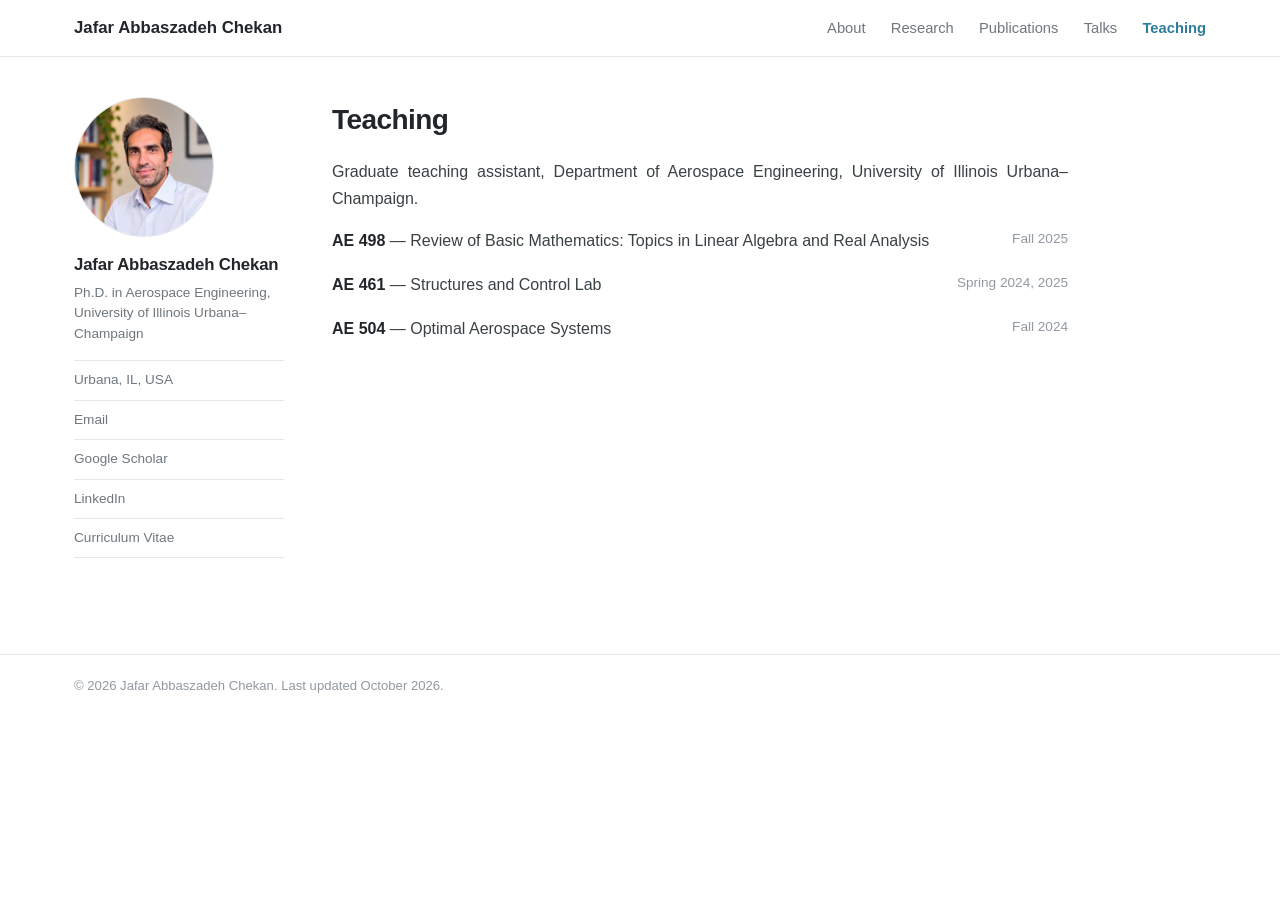
<file: teaching.html>
<!DOCTYPE html>
<html lang="en">
<head>
<meta charset="utf-8">
<meta name="viewport" content="width=device-width, initial-scale=1">
<title>Teaching - Jafar Abbaszadeh Chekan</title>
<meta name="description" content="Jafar Abbaszadeh Chekan - sequential decision-making under uncertainty: online learning, regret analysis, dynamic optimization and robustness, with finite-time performance guarantees.">
<link rel="stylesheet" href="assets/style.css">
<link rel="icon" href="data:image/svg+xml,<svg xmlns='http://www.w3.org/2000/svg' viewBox='0 0 100 100'><text y='.9em' font-size='90'>&#9211;</text></svg>">
</head>
<body>

<div class="masthead">
  <div class="masthead-inner">
    <a class="site-name" href="index.html">Jafar Abbaszadeh Chekan</a>
    <nav>
      <a href="index.html">About</a>
      <a href="research.html">Research</a>
      <a href="publications.html">Publications</a>
      <a href="talks.html">Talks</a>
      <a href="teaching.html" class="active">Teaching</a>
    </nav>
  </div>
</div>

<div class="page-wrap">

  <aside class="sidebar">
    <img class="avatar" src="assets/photo.png" onerror="this.style.display='none'" alt="Jafar Abbaszadeh Chekan">
    <h3>Jafar Abbaszadeh Chekan</h3>
    <p class="bio">Ph.D. in Aerospace Engineering, University of Illinois Urbana&ndash;Champaign</p>
    <ul>
      <li><span>Urbana, IL, USA</span></li>
      <li><a href="mailto:jafar2@illinois.edu">Email</a></li>
      <li><a href="https://scholar.google.com/citations?hl=en&amp;user=64oJ2a0AAAAJ&amp;view_op=list_works&amp;sortby=pubdate">Google Scholar</a></li>
      <li><a href="https://www.linkedin.com/in/jafar-abbaszadeh">LinkedIn</a></li>
      <li><a href="assets/cv.pdf">Curriculum Vitae</a></li>
    </ul>
  </aside>

  <article class="page">
    <h1>Teaching</h1>

    <p>Graduate teaching assistant, Department of Aerospace Engineering,
       University of Illinois Urbana&ndash;Champaign.</p>

    <ul class="entries">
      <li>
        <span class="when">Fall 2025</span>
        <b>AE 498</b> &mdash; Review of Basic Mathematics: Topics in Linear Algebra and Real Analysis
      </li>
      <li>
        <span class="when">Spring 2024, 2025</span>
        <b>AE 461</b> &mdash; Structures and Control Lab
      </li>
      <li>
        <span class="when">Fall 2024</span>
        <b>AE 504</b> &mdash; Optimal Aerospace Systems
      </li>
    </ul>

  </article>

</div>

<div class="site-footer">
  <div>&copy; 2026 Jafar Abbaszadeh Chekan. Last updated October 2026.</div>
</div>

</body>
</html>
</file>
<file: assets/style.css>
/* ------------------------------------------------------------------
   Academic homepage — two-column layout in the spirit of the
   AcademicPages / Minimal Mistakes Jekyll theme, but as plain static
   files: no Jekyll, no build step, no external dependencies.
   ------------------------------------------------------------------ */

:root {
  --bg:       #ffffff;
  --text:     #3a4145;
  --heading:  #222529;
  --muted:    #6f777d;
  --faint:    #9199a0;
  --rule:     #e4e6e8;
  --link:     #2e7d9a;      /* muted teal, as in the reference theme */
  --link-dk:  #1f5a70;
  --sidebar:  #f8f9fa;
  --maxw:     1180px;
}

@media (prefers-color-scheme: dark) {
  :root {
    --bg:      #16191c;
    --text:    #ccd2d7;
    --heading: #eef1f3;
    --muted:   #9aa2a9;
    --faint:   #777f86;
    --rule:    #2b3035;
    --link:    #6fc0dd;
    --link-dk: #9bd6ec;
    --sidebar: #1b1f23;
  }
}

* { box-sizing: border-box; }

html { -webkit-text-size-adjust: 100%; }

body {
  margin: 0;
  background: var(--bg);
  color: var(--text);
  font: 16px/1.65 -apple-system, BlinkMacSystemFont, "Segoe UI", Roboto,
        "Helvetica Neue", Arial, sans-serif;
  -webkit-font-smoothing: antialiased;
}

a { color: var(--link); text-decoration: none; }
a:hover { color: var(--link-dk); text-decoration: underline; }

/* ---- masthead ----------------------------------------------------- */

.masthead {
  border-bottom: 1px solid var(--rule);
  background: var(--bg);
  position: sticky;
  top: 0;
  z-index: 20;
}

.masthead-inner {
  max-width: var(--maxw);
  margin: 0 auto;
  padding: 0 1.5rem;
  display: flex;
  align-items: center;
  flex-wrap: wrap;
  gap: .4rem 1.4rem;
  min-height: 56px;
}

.site-name {
  font-size: 1.05rem;
  font-weight: 600;
  color: var(--heading);
  margin-right: auto;
}
.site-name:hover { text-decoration: none; color: var(--link); }

.masthead nav a {
  font-size: .92rem;
  color: var(--muted);
  padding: .2rem 0;
}
.masthead nav a + a { margin-left: 1.3rem; }
.masthead nav a:hover,
.masthead nav a.active { color: var(--link); text-decoration: none; }
.masthead nav a.active { font-weight: 600; }

/* ---- page frame --------------------------------------------------- */

.page-wrap {
  max-width: var(--maxw);
  margin: 0 auto;
  padding: 2.5rem 1.5rem 4rem;
  display: flex;
  gap: 3rem;
  align-items: flex-start;
}

/* ---- sidebar ------------------------------------------------------ */

.sidebar {
  width: 210px;
  flex: none;
  position: sticky;
  top: 80px;
}

.avatar {
  width: 140px;
  height: 140px;
  border-radius: 50%;
  object-fit: cover;
  display: block;
  margin-bottom: .9rem;
  border: 1px solid var(--rule);
}

.sidebar h3 {
  margin: 0 0 .25rem;
  font-size: 1.05rem;
  color: var(--heading);
  letter-spacing: -.01em;
}

.sidebar .bio {
  margin: 0 0 1rem;
  font-size: .85rem;
  line-height: 1.5;
  color: var(--muted);
}

.sidebar ul {
  margin: 0;
  padding: 0;
  list-style: none;
  border-top: 1px solid var(--rule);
}

.sidebar li {
  border-bottom: 1px solid var(--rule);
}

.sidebar li a,
.sidebar li span {
  display: block;
  padding: .5rem 0;
  font-size: .85rem;
  color: var(--muted);
}
.sidebar li a:hover { color: var(--link); text-decoration: none; }

/* ---- main column -------------------------------------------------- */

.page {
  flex: 1;
  min-width: 0;
  max-width: 46rem;
}

.page h1 {
  margin: 0 0 1rem;
  font-size: 1.75rem;
  font-weight: 600;
  letter-spacing: -.02em;
  color: var(--heading);
}

/* section headings are h1-sized, as in the reference theme */
.page h2 {
  margin: 2rem 0 .7rem;
  font-size: 1.55rem;
  font-weight: 600;
  letter-spacing: -.015em;
  color: var(--heading);
}

.page hr {
  border: none;
  border-top: 1px solid var(--rule);
  margin: 1.4rem 0;
}

.page h3 {
  margin: 1.6rem 0 .5rem;
  font-size: .95rem;
  font-weight: 600;
  text-transform: uppercase;
  letter-spacing: .06em;
  color: var(--muted);
}

.page p { margin: 0 0 1rem; }

.page ul { margin: 0 0 1rem; padding-left: 1.15rem; }
.page li { margin-bottom: .5rem; }

/* justified body text; hyphenation keeps word gaps even */
.page p,
.page li {
  text-align: justify;
  -webkit-hyphens: auto;
  hyphens: auto;
}

b, strong { color: var(--heading); font-weight: 600; }

.lead { font-size: 1.02rem; }

/* ---- entry lists (education, teaching, awards) -------------------- */

ul.entries { list-style: none; padding-left: 0; }

ul.entries > li {
  margin-bottom: 1.1rem;
  overflow: hidden;
}

.when {
  float: right;
  margin-left: 1rem;
  font-size: .85rem;
  color: var(--faint);
  white-space: nowrap;
}

.note {
  display: block;
  font-size: .9rem;
  color: var(--muted);
  line-height: 1.55;
}

/* ---- publications ------------------------------------------------- */

ul.pubs { list-style: none; padding-left: 0; }

ul.pubs > li {
  text-align: left;          /* titles and author lists look stretched if justified */
  margin-bottom: 1.05rem;
  font-size: .94rem;
  line-height: 1.55;
  color: var(--muted);
}

ul.pubs .t {
  display: block;
  color: var(--heading);
  font-weight: 500;
}

ul.pubs.compact > li { font-size: .9rem; margin-bottom: .85rem; }

/* ---- news / talks ------------------------------------------------- */

ul.news { list-style: none; padding-left: 0; }

ul.news > li {
  margin-bottom: .85rem;
  font-size: .94rem;
  line-height: 1.55;
  padding-left: 6.4rem;
  text-indent: -6.4rem;
}

ul.news .date {
  display: inline-block;
  width: 6.4rem;
  text-indent: 0;
  color: var(--faint);
  font-size: .85rem;
}

/* ---- footer ------------------------------------------------------- */

.site-footer {
  border-top: 1px solid var(--rule);
  margin-top: 2rem;
}
.site-footer div {
  max-width: var(--maxw);
  margin: 0 auto;
  padding: 1.2rem 1.5rem 2.5rem;
  font-size: .82rem;
  color: var(--faint);
}

/* ---- responsive --------------------------------------------------- */

@media (max-width: 860px) {
  .page-wrap {
    display: block;
    padding-top: 2rem;
  }
  .sidebar {
    position: static;
    width: auto;
    display: flex;
    gap: 1.2rem;
    align-items: center;
    margin-bottom: 2rem;
    padding-bottom: 1.4rem;
    border-bottom: 1px solid var(--rule);
  }
  .avatar { width: 92px; height: 92px; margin-bottom: 0; }
  .sidebar ul {
    border-top: none;
    display: flex;
    flex-wrap: wrap;
    gap: .2rem 1rem;
  }
  .sidebar li { border-bottom: none; }
  .sidebar li a, .sidebar li span { padding: .15rem 0; }
  .page { max-width: none; }
}

@media (max-width: 520px) {
  .sidebar { flex-direction: column; align-items: flex-start; }
  .when { float: none; display: block; margin-left: 0; }
  ul.news > li { padding-left: 0; text-indent: 0; }
  ul.news .date { display: block; width: auto; }
  .page h1 { font-size: 1.45rem; }
  /* columns are too narrow to justify without wide gaps */
  .page p, .page li { text-align: left; }
}

.page p.formula .bigO { font-style: italic; }

/* a displayed statement standing in for a formula */
.page p.formula {
  margin: 1.2rem 0 1.3rem;
  padding: .75rem 1rem;
  border-left: 3px solid var(--rule);
  background: var(--sidebar);
  font-size: .97rem;
  display: flow-root;        /* sits beside a floated figure, not under it */
}

/* ---- figures lifted from the thesis talks --------------------------- */

.figure {
  margin: 1.3rem 0 1.5rem;
  text-align: center;
}

.figure img {
  max-width: 100%;
  height: auto;
  border: 1px solid var(--rule);
  border-radius: 4px;
  background: #fff;          /* the plates are drawn on white */
  padding: .5rem;
}

.figure figcaption {
  margin-top: .5rem;
  font-size: .85rem;
  line-height: 1.5;
  color: var(--muted);
  text-align: left;
}

/* a small figure the text wraps around; on white pages the plate needs
   no frame, the white ground only shows against the dark theme */
.figure.side {
  float: right;
  width: 17rem;
  margin: .35rem 0 .9rem 1.6rem;
}
.figure.side img {
  display: block;
  width: 100%;
  border: none;
  padding: .2rem;
}
.figure.side img + img { margin-top: .5rem; }   /* stacked panels */
.figure.side figcaption {
  margin-top: .3rem;
  font-size: .8rem;
  line-height: 1.45;
}

/* a floated figure never runs into the next section */
.page h2 { clear: both; }

@media (max-width: 600px) {
  .figure.side {
    float: none;
    width: auto;
    max-width: 21rem;
    margin: .4rem auto 1.2rem;
  }
}
</file>
